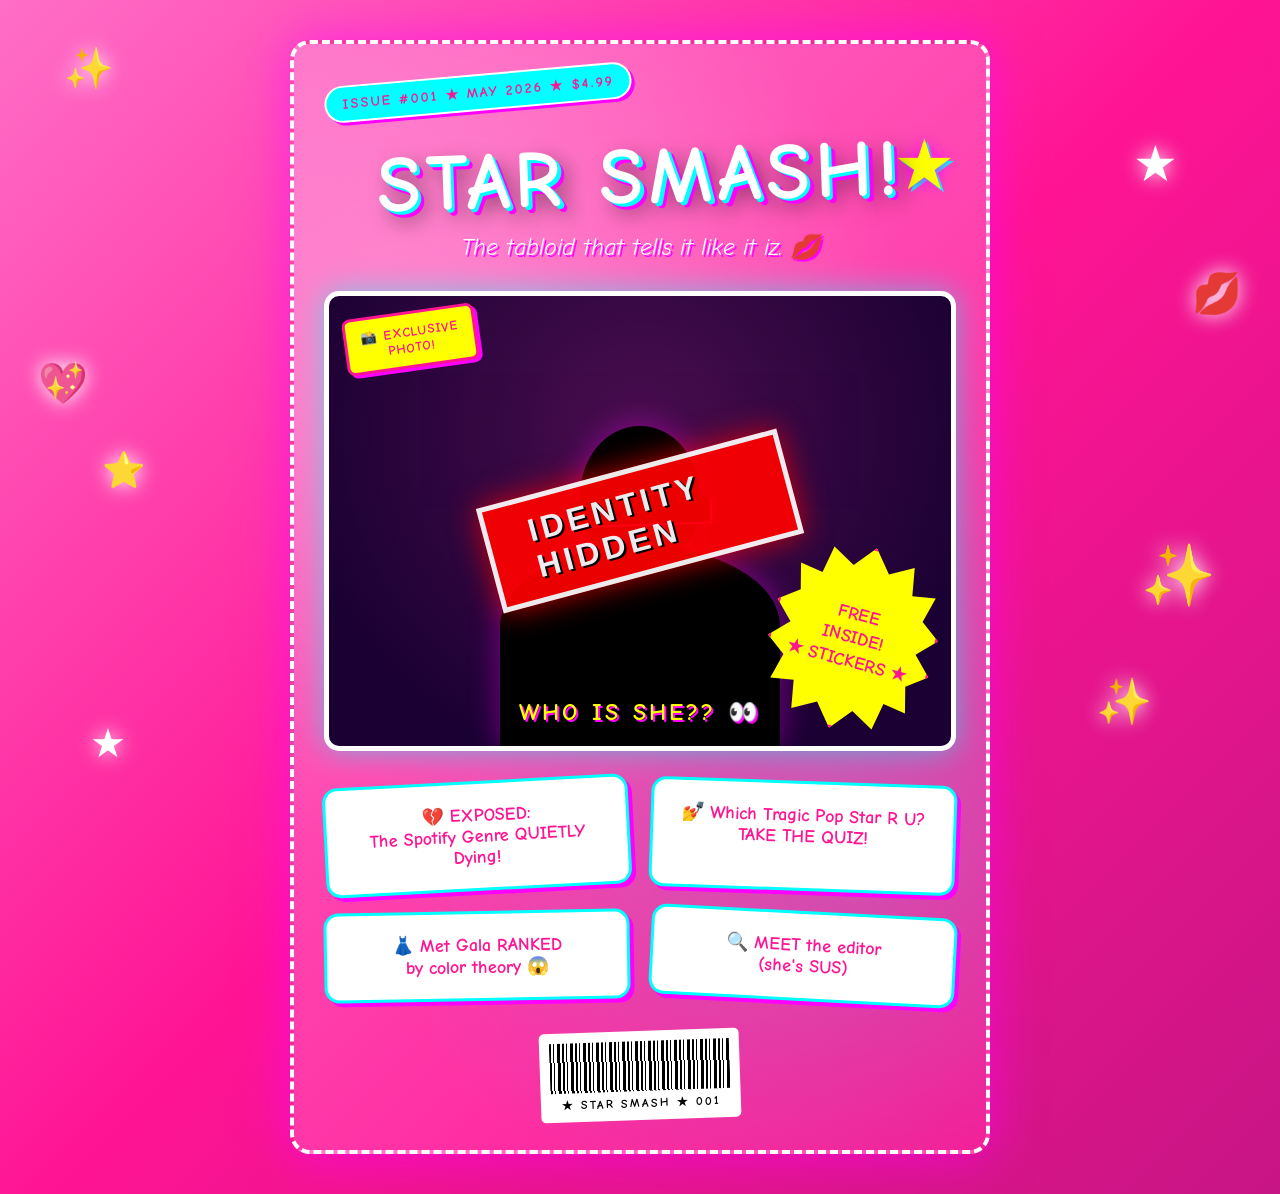
<file: star_smash/index.html>
<!DOCTYPE html>
<html lang="en">
<head>
    <meta charset="UTF-8">
    <link rel="preconnect" href="https://fonts.googleapis.com">
<link rel="preconnect" href="https://fonts.gstatic.com" crossorigin>
<link rel="stylesheet" href="https://fonts.googleapis.com/css2?family=Bungee&family=Comic+Neue:wght@400;700&display=swap">
    <link rel="stylesheet" href="style.css">
    <title>STAR SMASH! 💋</title>
</head>
<body>

    <!-- Floating decorations scattered around the page -->
    <div class="sparkle sparkle-1">✨</div>
    <div class="sparkle sparkle-2">★</div>
    <div class="sparkle sparkle-3">💖</div>
    <div class="sparkle sparkle-4">✨</div>
    <div class="sparkle sparkle-5">★</div>
    <div class="sparkle sparkle-6">💋</div>
    <div class="sparkle sparkle-7">✨</div>
    <div class="sparkle sparkle-8">⭐</div>

    <div class="cover">

        <div class="issue-stamp">ISSUE #001 ★ MAY 2026 ★ $4.99</div>

        <!-- The spinning star -->
        <div class="spin-star">★</div>

        <h1>STAR SMASH!</h1>
        <p class="tagline">The tabloid that tells it like it iz. 💋</p>

    <div class="cover-photo mystery-photo">

    <!-- The silhouette person -->
    <div class="silhouette">
        <div class="silhouette-head"></div>
        <div class="silhouette-body"></div>
    </div>

    <!-- The diagonal IDENTITY HIDDEN stamp -->
    <div class="redacted-stamp">IDENTITY HIDDEN</div>

    <!-- A "censored" black bar over the eyes area -->
    <div class="censor-bar"></div>

    <!-- Mystery caption -->
    <p class="mystery-caption">WHO IS SHE?? 👀</p>

    <!-- EXCLUSIVE PHOTO corner sticker -->
    <div class="exclusive-sticker">📸 EXCLUSIVE<br>PHOTO!</div>

    <!-- FREE INSIDE sticker burst (kept from before) -->
    <div class="free-burst">
        FREE<br>INSIDE!<br>★ STICKERS ★
    </div>

</div>

        <div class="teasers">
            <a href="article-1.html" class="teaser teaser-1">
                💔 EXPOSED: <br>The Spotify Genre QUIETLY Dying!
            </a>
            <a href="quiz.html" class="teaser teaser-2">
                💅 Which Tragic Pop Star R U? <br>TAKE THE QUIZ!
            </a>
            <a href="article-2.html" class="teaser teaser-3">
                👗 Met Gala RANKED <br>by color theory 😱
            </a>
            <a href="about.html" class="teaser teaser-4">
                🔍 MEET the editor <br>(she's SUS)
            </a>
        </div>

        <!-- Fake barcode at bottom -->
        <div class="barcode">
            <div class="bars"></div>
            <p class="barcode-text">★ STAR SMASH ★ 001</p>
        </div>

    </div>

</body>
</html>
</file>
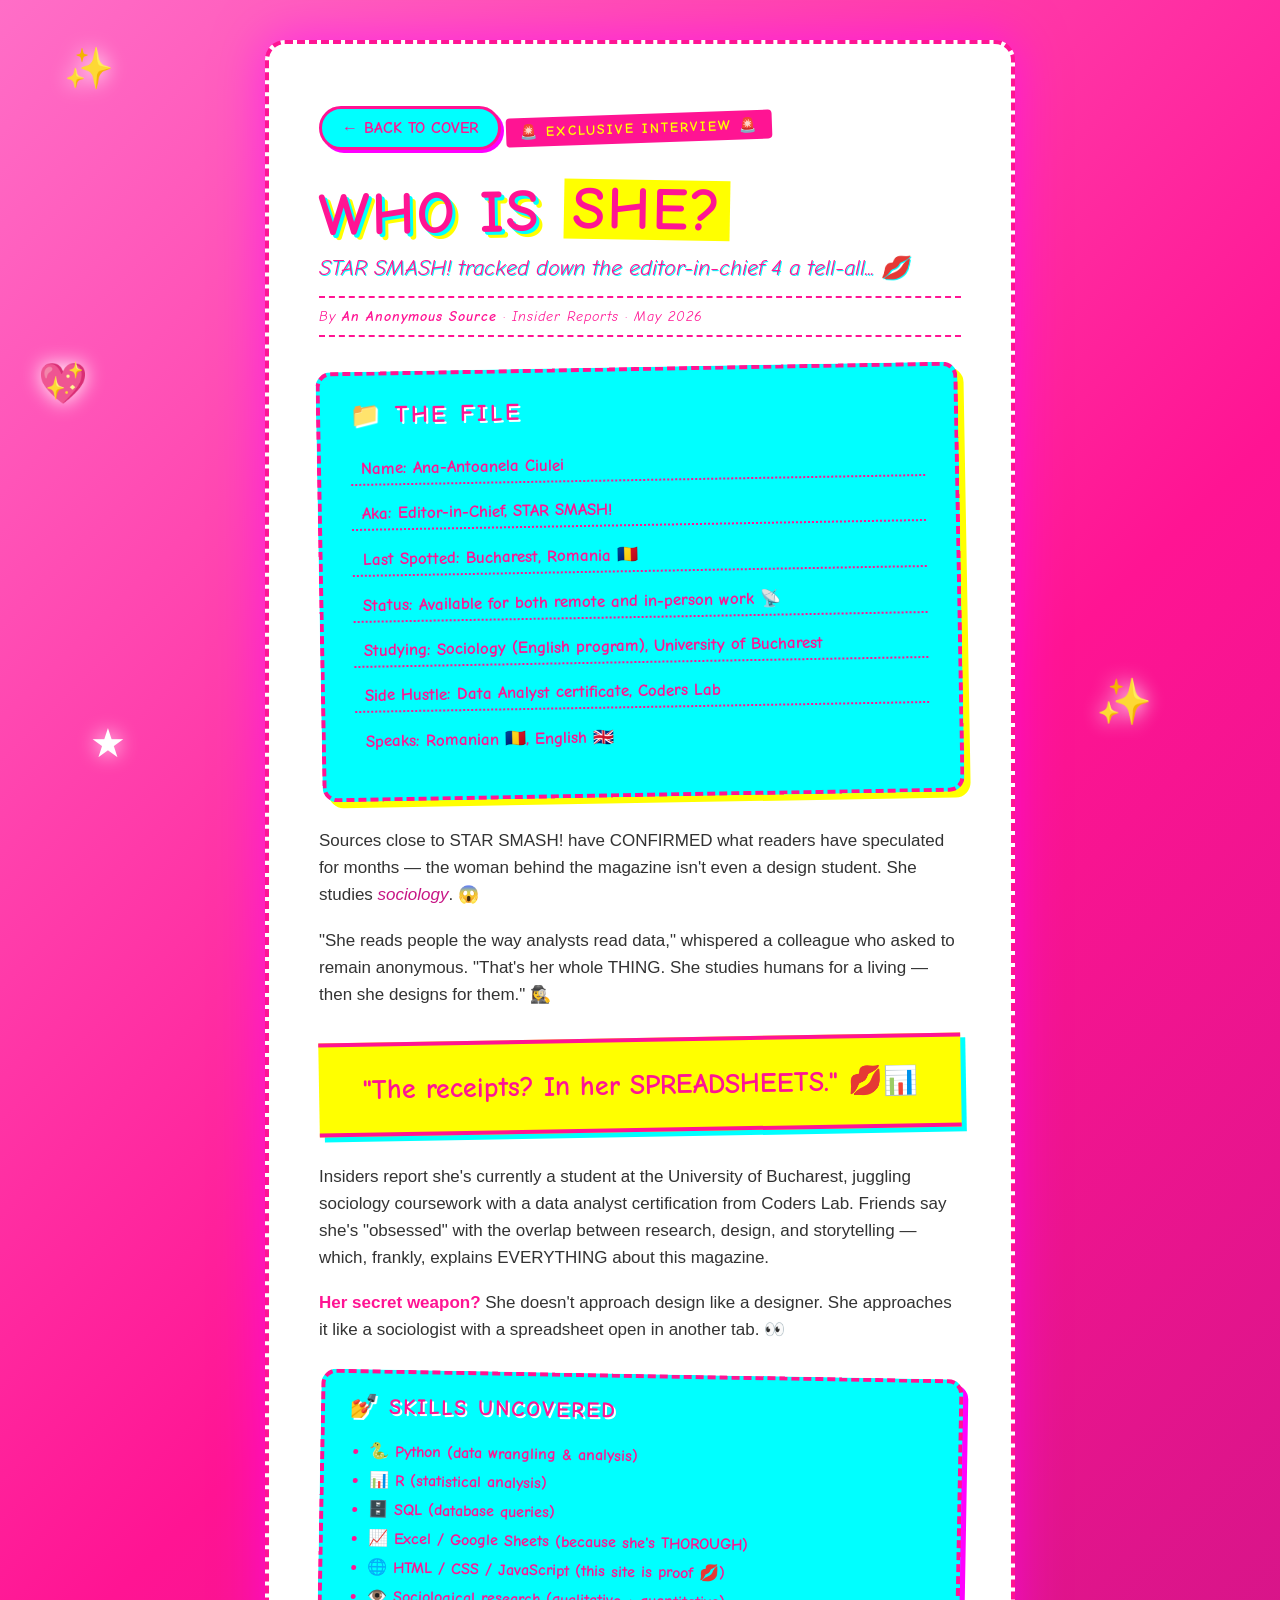
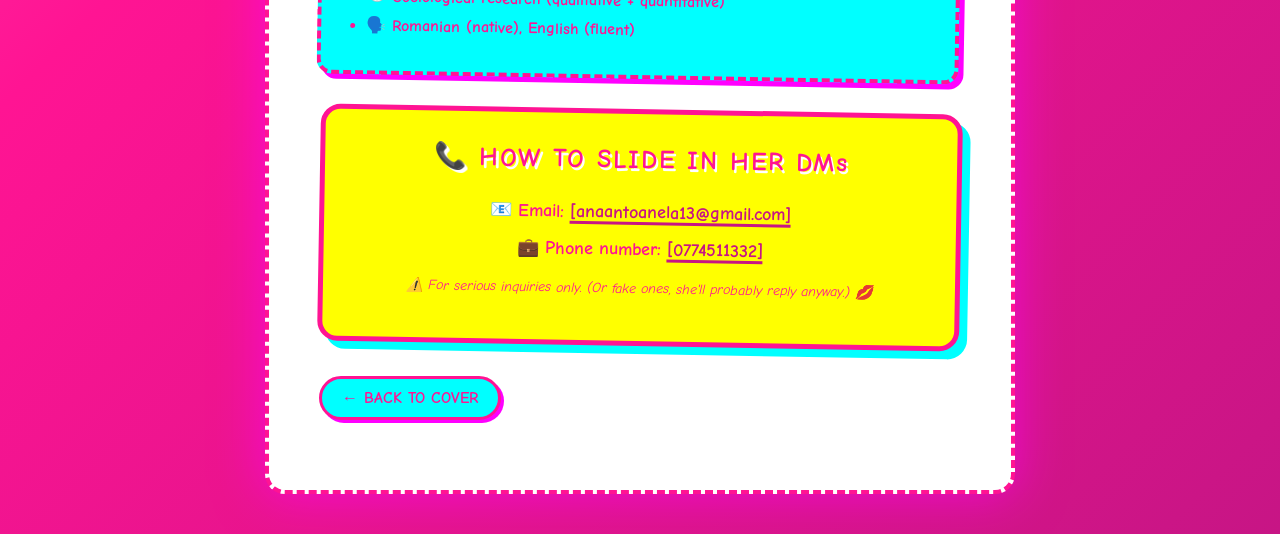
<file: star_smash/about.html>
<!DOCTYPE html>
<html lang="en">
<head>
    <meta charset="UTF-8">
    <link rel="preconnect" href="https://fonts.googleapis.com">
<link rel="preconnect" href="https://fonts.gstatic.com" crossorigin>
<link rel="stylesheet" href="https://fonts.googleapis.com/css2?family=Bungee&family=Comic+Neue:wght@400;700&display=swap">
    <link rel="stylesheet" href="style.css">
    <title>WHO IS SHE? 💋 | STAR SMASH!</title>
</head>
<body>

    <!-- Floating decorations -->
    <div class="sparkle sparkle-1">✨</div>
    <div class="sparkle sparkle-3">💖</div>
    <div class="sparkle sparkle-5">★</div>
    <div class="sparkle sparkle-7">✨</div>

    <article class="article">

        <a href="index.html" class="back-btn">← BACK TO COVER</a>

        <div class="article-tag">🚨 EXCLUSIVE INTERVIEW 🚨</div>

        <h1 class="article-headline">
            WHO IS <span class="highlight">SHE?</span>
        </h1>

        <p class="article-subhead">
            STAR SMASH! tracked down the editor-in-chief 4 a tell-all... 💋
        </p>

        <p class="byline">
            By <strong>An Anonymous Source</strong> · Insider Reports · May 2026
        </p>

        <!-- The "dossier" — this is your CV in disguise -->
        <div class="dossier">
            <h3>📁 THE FILE</h3>
            <ul>
                <li><strong>Name:</strong> Ana-Antoanela Ciulei</li>
                <li><strong>Aka:</strong> Editor-in-Chief, STAR SMASH!</li>
                <li><strong>Last Spotted:</strong> Bucharest, Romania 🇷🇴</li>
                <li><strong>Status:</strong> Available for both remote and in-person work 📡</li>
                <li><strong>Studying:</strong> Sociology (English program), University of Bucharest</li>
                <li><strong>Side Hustle:</strong> Data Analyst certificate, Coders Lab</li>
                <li><strong>Speaks:</strong> Romanian 🇷🇴, English 🇬🇧</li>
            </ul>
        </div>

        <div class="article-body">

            <p>
                Sources close to STAR SMASH! have CONFIRMED what readers have
                speculated for months — the woman behind the magazine isn't
                even a design student. She studies <em>sociology</em>. 😱
            </p>

            <p>
                "She reads people the way analysts read data," whispered a
                colleague who asked to remain anonymous. "That's her whole
                THING. She studies humans for a living &mdash; then she designs
                for them." 🕵️‍♀️
            </p>

            <div class="pull-quote">
                "The receipts? In her SPREADSHEETS." 💋📊
            </div>

            <p>
                Insiders report she's currently a student at the University of
                Bucharest, juggling sociology coursework with a data analyst
                certification from Coders Lab. Friends say she's "obsessed"
                with the overlap between research, design, and storytelling
                &mdash; which, frankly, explains EVERYTHING about this magazine.
            </p>

            <p>
                <strong>Her secret weapon?</strong> She doesn't approach design
                like a designer. She approaches it like a sociologist with a
                spreadsheet open in another tab. 👀
            </p>

        </div>

        <!-- The "Skills Uncovered" section — the real skills section -->
        <aside class="sidebar">
            <h3>💅 SKILLS UNCOVERED</h3>
            <ul>
                <li>🐍 Python (data wrangling & analysis)</li>
                <li>📊 R (statistical analysis)</li>
                <li>🗄️ SQL (database queries)</li>
                <li>📈 Excel / Google Sheets (because she's THOROUGH)</li>
                <li>🌐 HTML / CSS / JavaScript (this site is proof 💋)</li>
                <li>👁️ Sociological research (qualitative + quantitative)</li>
                <li>🗣️ Romanian (native), English (fluent)</li>
            </ul>
        </aside>

        <!-- Contact box — the most important thing on the page -->
        <div class="contact-box">
            <h3>📞 HOW TO SLIDE IN HER DMs</h3>
            <p class="contact-line">
                📧 Email: <a href="mailto:[anaantoanela13@gmail.com]">[anaantoanela13@gmail.com]</a>
            </p>
            <p class="contact-line">
                💼 Phone number: <a href="tel:[0774511332]" target="_blank">[0774511332]</a>
            </p>

            <p class="contact-note">
                ⚠️ For serious inquiries only. (Or fake ones, she'll probably reply anyway.) 💋
            </p>
        </div>

        <a href="index.html" class="back-btn">← BACK TO COVER</a>

    </article>

</body>
</html>
</file>
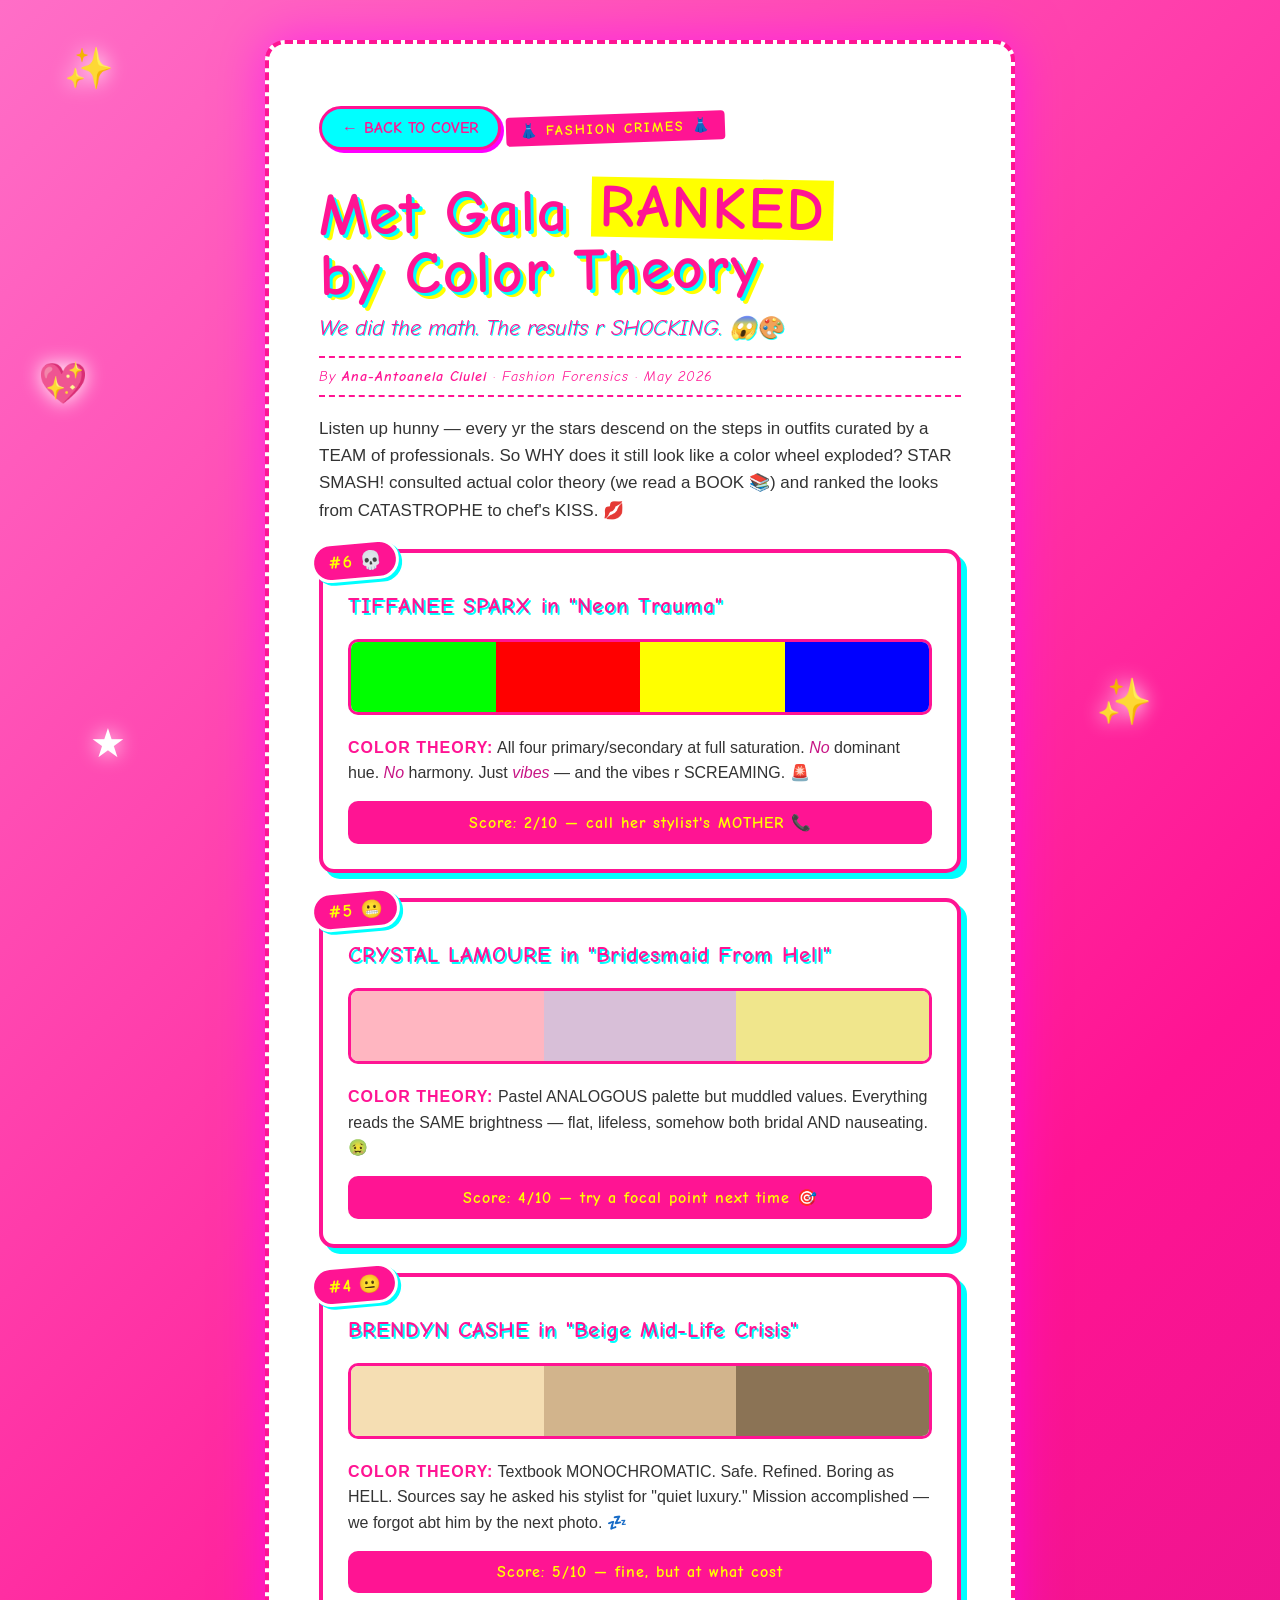
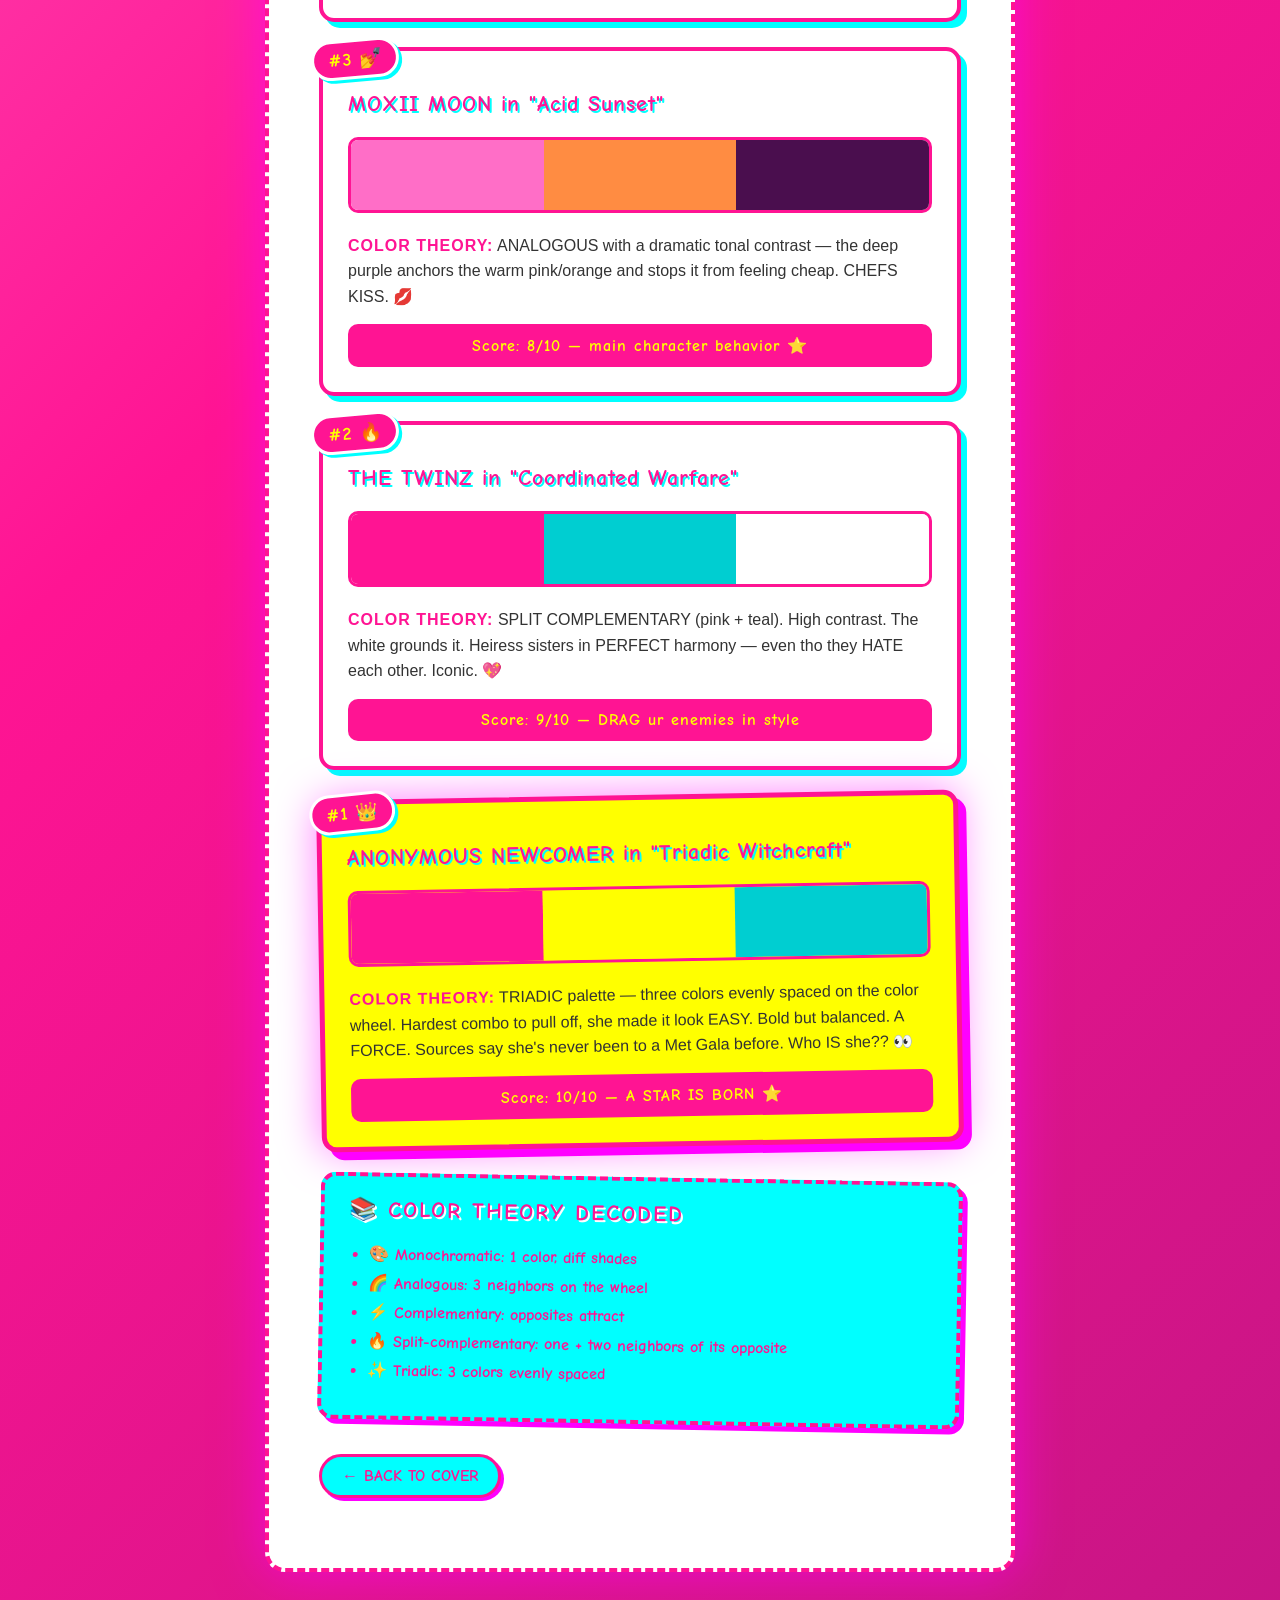
<file: star_smash/article-2.html>
<!DOCTYPE html>
<html lang="en">
<head>
    <meta charset="UTF-8">
    <link rel="preconnect" href="https://fonts.googleapis.com">
<link rel="preconnect" href="https://fonts.gstatic.com" crossorigin>
<link rel="stylesheet" href="https://fonts.googleapis.com/css2?family=Bungee&family=Comic+Neue:wght@400;700&display=swap">

    <link rel="stylesheet" href="style.css">
    <title>Met Gala RANKED 👗 | STAR SMASH!</title>
</head>
<body>

    <!-- Sparkles -->
    <div class="sparkle sparkle-1">✨</div>
    <div class="sparkle sparkle-3">💖</div>
    <div class="sparkle sparkle-5">★</div>
    <div class="sparkle sparkle-7">✨</div>

    <article class="article">

        <a href="index.html" class="back-btn">← BACK TO COVER</a>

        <div class="article-tag">👗 FASHION CRIMES 👗</div>

        <h1 class="article-headline">
            Met Gala <span class="highlight">RANKED</span><br>
            by Color Theory
        </h1>

        <p class="article-subhead">
            We did the math. The results r SHOCKING. 😱🎨
        </p>

        <p class="byline">
            By <strong>Ana-Antoanela Ciulei</strong> · Fashion Forensics · May 2026
        </p>

        <div class="article-body">
            <p>
                Listen up hunny — every yr the stars descend on the steps in
                outfits curated by a TEAM of professionals. So WHY does it
                still look like a color wheel exploded? STAR SMASH! consulted
                actual color theory (we read a BOOK 📚) and ranked the looks
                from CATASTROPHE to chef's KISS. 💋
            </p>
        </div>

        <!-- Look 6 — bottom of ranking -->
        <div class="look-card">
            <div class="look-rank">#6 💀</div>
            <h3 class="look-name">TIFFANEE SPARX in "Neon Trauma"</h3>
            <div class="palette">
                <div class="swatch" style="background: #00ff00;"></div>
                <div class="swatch" style="background: #ff0000;"></div>
                <div class="swatch" style="background: #ffff00;"></div>
                <div class="swatch" style="background: #0000ff;"></div>
            </div>
            <p class="look-verdict">
                <strong>Color theory:</strong> All four primary/secondary at
                full saturation. <em>No</em> dominant hue. <em>No</em> harmony.
                Just <em>vibes</em> &mdash; and the vibes r SCREAMING. 🚨
            </p>
            <p class="look-score">Score: 2/10 — call her stylist's MOTHER 📞</p>
        </div>

        <!-- Look 5 -->
        <div class="look-card">
            <div class="look-rank">#5 😬</div>
            <h3 class="look-name">CRYSTAL LAMOURE in "Bridesmaid From Hell"</h3>
            <div class="palette">
                <div class="swatch" style="background: #ffb6c1;"></div>
                <div class="swatch" style="background: #d8bfd8;"></div>
                <div class="swatch" style="background: #f0e68c;"></div>
            </div>
            <p class="look-verdict">
                <strong>Color theory:</strong> Pastel ANALOGOUS palette but
                muddled values. Everything reads the SAME brightness — flat,
                lifeless, somehow both bridal AND nauseating. 🤢
            </p>
            <p class="look-score">Score: 4/10 — try a focal point next time 🎯</p>
        </div>

        <!-- Look 4 -->
        <div class="look-card">
            <div class="look-rank">#4 😐</div>
            <h3 class="look-name">BRENDYN CASHE in "Beige Mid-Life Crisis"</h3>
            <div class="palette">
                <div class="swatch" style="background: #f5deb3;"></div>
                <div class="swatch" style="background: #d2b48c;"></div>
                <div class="swatch" style="background: #8b7355;"></div>
            </div>
            <p class="look-verdict">
                <strong>Color theory:</strong> Textbook MONOCHROMATIC. Safe.
                Refined. Boring as HELL. Sources say he asked his stylist for
                "quiet luxury." Mission accomplished — we forgot abt him by the
                next photo. 💤
            </p>
            <p class="look-score">Score: 5/10 — fine, but at what cost</p>
        </div>

        <!-- Look 3 -->
        <div class="look-card">
            <div class="look-rank">#3 💅</div>
            <h3 class="look-name">MOXII MOON in "Acid Sunset"</h3>
            <div class="palette">
                <div class="swatch" style="background: #ff6ec7;"></div>
                <div class="swatch" style="background: #ff8c42;"></div>
                <div class="swatch" style="background: #4a0e4e;"></div>
            </div>
            <p class="look-verdict">
                <strong>Color theory:</strong> ANALOGOUS with a dramatic
                tonal contrast — the deep purple anchors the warm pink/orange
                and stops it from feeling cheap. CHEFS KISS. 💋
            </p>
            <p class="look-score">Score: 8/10 — main character behavior ⭐</p>
        </div>

        <!-- Look 2 -->
        <div class="look-card">
            <div class="look-rank">#2 🔥</div>
            <h3 class="look-name">THE TWINZ in "Coordinated Warfare"</h3>
            <div class="palette">
                <div class="swatch" style="background: #ff1493;"></div>
                <div class="swatch" style="background: #00ced1;"></div>
                <div class="swatch" style="background: #ffffff;"></div>
            </div>
            <p class="look-verdict">
                <strong>Color theory:</strong> SPLIT COMPLEMENTARY (pink +
                teal). High contrast. The white grounds it. Heiress sisters
                in PERFECT harmony — even tho they HATE each other. Iconic. 💖
            </p>
            <p class="look-score">Score: 9/10 — DRAG ur enemies in style</p>
        </div>

        <!-- Look 1 — winner -->
        <div class="look-card winner">
            <div class="look-rank">#1 👑</div>
            <h3 class="look-name">ANONYMOUS NEWCOMER in "Triadic Witchcraft"</h3>
            <div class="palette">
                <div class="swatch" style="background: #ff1493;"></div>
                <div class="swatch" style="background: #ffff00;"></div>
                <div class="swatch" style="background: #00ced1;"></div>
            </div>
            <p class="look-verdict">
                <strong>Color theory:</strong> TRIADIC palette — three colors
                evenly spaced on the color wheel. Hardest combo to pull off,
                she made it look EASY. Bold but balanced. A FORCE. Sources say
                she's never been to a Met Gala before. Who IS she?? 👀
            </p>
            <p class="look-score">Score: 10/10 — A STAR IS BORN ⭐</p>
        </div>

        <aside class="sidebar">
            <h3>📚 COLOR THEORY DECODED</h3>
            <ul>
                <li>🎨 <strong>Monochromatic:</strong> 1 color, diff shades</li>
                <li>🌈 <strong>Analogous:</strong> 3 neighbors on the wheel</li>
                <li>⚡ <strong>Complementary:</strong> opposites attract</li>
                <li>🔥 <strong>Split-complementary:</strong> one + two neighbors of its opposite</li>
                <li>✨ <strong>Triadic:</strong> 3 colors evenly spaced</li>
            </ul>
        </aside>

        <a href="index.html" class="back-btn">← BACK TO COVER</a>

    </article>

</body>
</html>
</file>
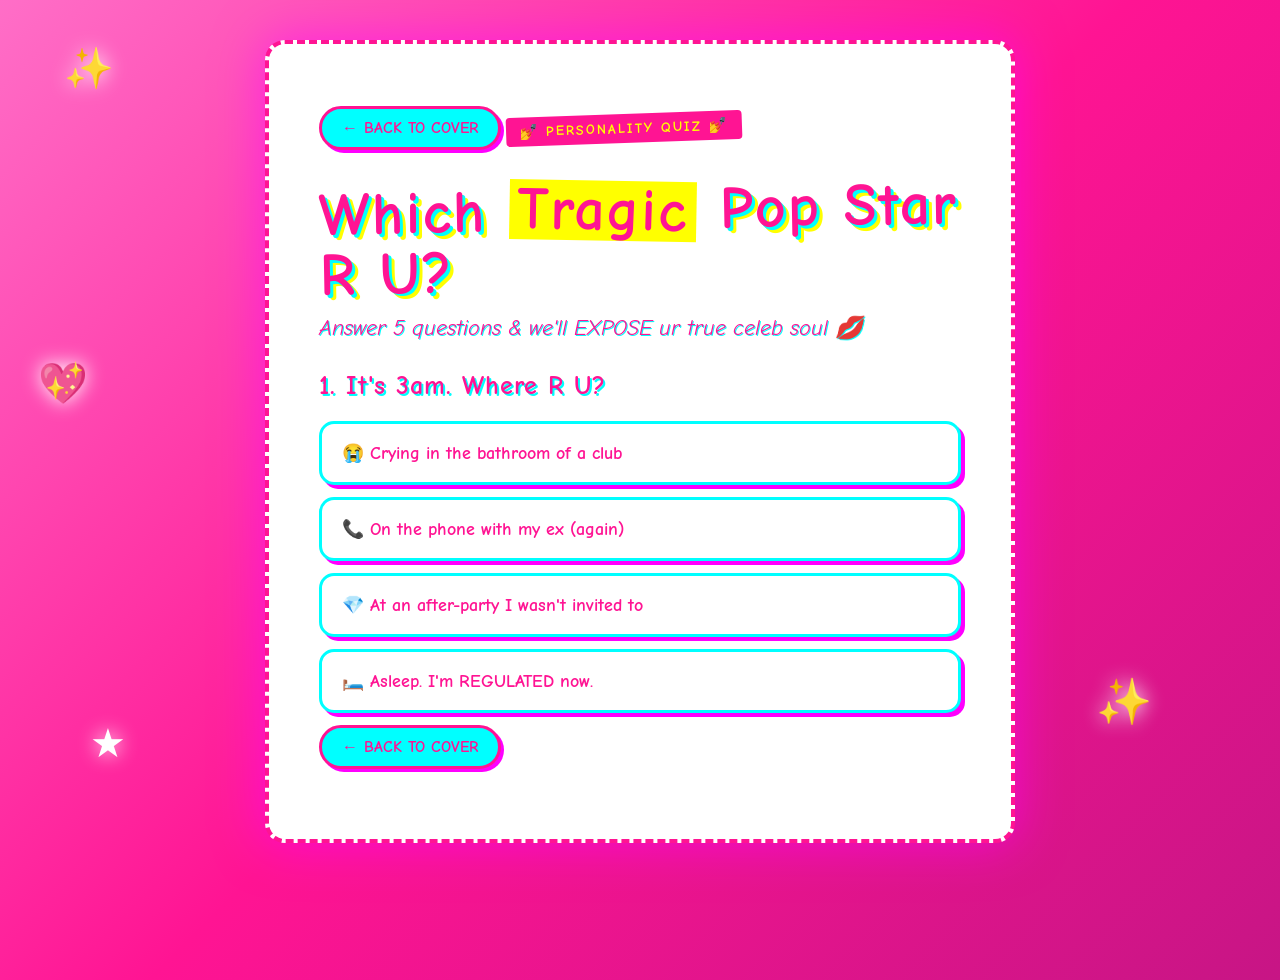
<file: star_smash/quiz.html>
<!DOCTYPE html>
<html lang="en">
<head>
    <meta charset="UTF-8">
    <link rel="preconnect" href="https://fonts.googleapis.com">
<link rel="preconnect" href="https://fonts.gstatic.com" crossorigin>
<link rel="stylesheet" href="https://fonts.googleapis.com/css2?family=Bungee&family=Comic+Neue:wght@400;700&display=swap">
    <link rel="stylesheet" href="style.css">
    <title>Which Tragic Pop Star R U? 💅 | STAR SMASH!</title>
</head>
<body>

    <!-- Sparkles -->
    <div class="sparkle sparkle-1">✨</div>
    <div class="sparkle sparkle-3">💖</div>
    <div class="sparkle sparkle-5">★</div>
    <div class="sparkle sparkle-7">✨</div>

    <article class="article">

        <a href="index.html" class="back-btn">← BACK TO COVER</a>

        <div class="article-tag">💅 PERSONALITY QUIZ 💅</div>

        <h1 class="article-headline">
            Which <span class="highlight">Tragic</span> Pop Star R U?
        </h1>

        <p class="article-subhead">
            Answer 5 questions &amp; we'll EXPOSE ur true celeb soul 💋
        </p>

        <!-- The quiz container — JavaScript will swap stuff in/out of here -->
        <div id="quiz-area">

            <!-- Question 1 -->
            <div class="question" id="q1">
                <h3>1. It's 3am. Where R U?</h3>
                <button class="answer" data-points="1">😭 Crying in the bathroom of a club</button>
                <button class="answer" data-points="2">📞 On the phone with my ex (again)</button>
                <button class="answer" data-points="3">💎 At an after-party I wasn't invited to</button>
                <button class="answer" data-points="4">🛏️ Asleep. I'm REGULATED now.</button>
            </div>

            <!-- Question 2 -->
            <div class="question" id="q2" style="display: none;">
                <h3>2. Pick a drink 🍸</h3>
                <button class="answer" data-points="1">🥂 Champagne (warm, half-finished)</button>
                <button class="answer" data-points="2">☕ Iced coffee, 4 shots</button>
                <button class="answer" data-points="3">🍷 Red wine straight from the bottle</button>
                <button class="answer" data-points="4">💧 Cucumber water. I'm DETOXING.</button>
            </div>

            <!-- Question 3 -->
            <div class="question" id="q3" style="display: none;">
                <h3>3. Ur signature scandal would be...</h3>
                <button class="answer" data-points="1">📸 A leaked photo dump</button>
                <button class="answer" data-points="2">🎤 Telling all on a podcast</button>
                <button class="answer" data-points="3">💍 A secret marriage. To a fan.</button>
                <button class="answer" data-points="4">🧘 Filing a defamation lawsuit</button>
            </div>

            <!-- Question 4 -->
            <div class="question" id="q4" style="display: none;">
                <h3>4. Pick a Met Gala outfit 👗</h3>
                <button class="answer" data-points="1">🖤 Sheer black, dripping in mascara tears</button>
                <button class="answer" data-points="2">🌸 Pastel princess gown w/ a corset that hurts</button>
                <button class="answer" data-points="3">🔥 Naked dress that broke the internet</button>
                <button class="answer" data-points="4">🤍 Minimalist column gown. I'm ABOVE this.</button>
            </div>

            <!-- Question 5 -->
            <div class="question" id="q5" style="display: none;">
                <h3>5. Ur greatest fear?</h3>
                <button class="answer" data-points="1">😢 Being forgotten</button>
                <button class="answer" data-points="2">💔 Public embarrassment</button>
                <button class="answer" data-points="3">📉 Losing relevance</button>
                <button class="answer" data-points="4">🪞 Self-reflection</button>
            </div>

            <!-- Result area (hidden until they finish) -->
            <div class="result" id="result" style="display: none;">
                <div class="article-tag">🔮 UR RESULT 🔮</div>
                <h2 class="result-name" id="result-name"></h2>
                <div class="result-photo">
                    <p class="photo-placeholder" id="result-emoji"></p>
                </div>
                <p class="result-bio" id="result-bio"></p>
                <button class="answer" onclick="restartQuiz()">💋 PLAY AGAIN 💋</button>
            </div>

        </div>

        <a href="index.html" class="back-btn">← BACK TO COVER</a>

    </article>

    <!-- The JavaScript that runs the quiz -->
    <script>
        // Track total score and which question we're on
        let score = 0;
        let currentQuestion = 1;
        const totalQuestions = 5;

        // The 4 possible results (one per "tier" of total score)
        const results = {
            tragic: {
                name: "TIFFANEE SPARX 😭",
                emoji: "😭💔🥀",
                bio: "U are TIFFANEE — pop princess gone rogue. Sources say u haven't slept since 2019 and ur last single charted at #94. The tabloids LOVE u. UR therapist is RICH. ✨"
            },
            chaotic: {
                name: "CRYSTAL LAMOURE 💄",
                emoji: "💋📞💄",
                bio: "U are CRYSTAL — reality TV's chaotic queen. Ur signature move? Throwing a drink, then writing a tell-all about it. Insiders confirm: u peaked, u know it, u DON'T CARE. 🍷"
            },
            diva: {
                name: "MOXII MOON ⭐",
                emoji: "💎⭐🔥",
                bio: "U are MOXII — the it-girl everyone's obsessed with. Sources say u haven't paid for a drink since 2021. Ur Instagram is a CRIME SCENE of branded content. Iconic. UNREACHABLE. 💅"
            },
            healed: {
                name: "BRENDYN CASHE 🧘",
                emoji: "🧘🤍🍵",
                bio: "U are BRENDYN — the one who 'left the industry to focus on wellness.' Spotted at a juice bar in Bali. Has a podcast about INTENTIONALITY. The tabloids have NOTHING on u. (Suspicious.) 🌿"
            }
        };

        // Find all the answer buttons and attach a click handler to each
        document.querySelectorAll('.answer').forEach(button => {
            // Only attach to buttons that have data-points (not the PLAY AGAIN button)
            if (button.hasAttribute('data-points')) {
                button.addEventListener('click', function() {
                    // Add the points from this answer to the total score
                    const points = parseInt(this.getAttribute('data-points'));
                    score += points;

                    // Move to the next question (or show result)
                    nextQuestion();
                });
            }
        });

        function nextQuestion() {
            // Hide the current question
            document.getElementById('q' + currentQuestion).style.display = 'none';

            // Move to the next one
            currentQuestion++;

            if (currentQuestion <= totalQuestions) {
                // Show next question
                document.getElementById('q' + currentQuestion).style.display = 'block';
            } else {
                // Quiz is done — show the result
                showResult();
            }
        }

        function showResult() {
            // Decide which result based on total score
            // Score ranges: 5–8 = tragic, 9–12 = chaotic, 13–16 = diva, 17–20 = healed
            let result;
            if (score <= 8)       result = results.tragic;
            else if (score <= 12) result = results.chaotic;
            else if (score <= 16) result = results.diva;
            else                  result = results.healed;

            // Fill in the result info
            document.getElementById('result-name').textContent = result.name;
            document.getElementById('result-emoji').textContent = result.emoji;
            document.getElementById('result-bio').textContent = result.bio;

            // Show the result block
            document.getElementById('result').style.display = 'block';
        }

        function restartQuiz() {
            // Reset everything
            score = 0;
            currentQuestion = 1;
            document.getElementById('result').style.display = 'none';
            document.getElementById('q1').style.display = 'block';
        }
    </script>

</body>
</html>
</file>
<file: star_smash/style.css>
/* ====== STAR SMASH! Base styles ====== */

body {
    background: linear-gradient(135deg, #ff6ec7 0%, #ff1493 50%, #c71585 100%);
    color: #ffffff;
    font-family: 'Comic Neue', 'Trebuchet MS', cursive;
    margin: 0;
    padding: 40px;
    min-height: 100vh;
}

h1 {
    font-size: 80px;
    text-align: center;
    color: #fff;
    text-shadow: 
        3px 3px 0 #00ffff,
        6px 6px 0 #ff00ff,
        9px 9px 20px rgba(0,0,0,0.5);
    letter-spacing: 5px;
    margin: 20px 0;
    transform: rotate(-2deg);
}

p {
    font-size: 24px;
    text-align: center;
    font-style: italic;
    text-shadow: 2px 2px 0 #ff00ff;
}
text-shadow: 
    3px 3px 0 #00ffff,
    6px 6px 0 #ff00ff,
    9px 9px 20px rgba(0,0,0,0.5);

/* ====== Cover layout ====== */

.cover {
    max-width: 900px;
    margin: 0 auto;
    position: relative;
    padding: 30px;
    background: 
        radial-gradient(circle at 20% 30%, rgba(255,255,255,0.3) 0%, transparent 50%),
        radial-gradient(circle at 80% 70%, rgba(0,255,255,0.2) 0%, transparent 50%),
        linear-gradient(135deg, #ff6ec7, #ff1493);
    border: 4px dashed #fff;
    border-radius: 20px;
    box-shadow: 0 0 50px rgba(255, 0, 255, 0.6);
}

.issue-stamp {
    background: #00ffff;
    color: #ff1493;
    font-weight: bold;
    font-size: 14px;
    padding: 8px 16px;
    border: 2px solid #fff;
    border-radius: 20px;
    display: inline-block;
    transform: rotate(-5deg);
    box-shadow: 3px 3px 0 #ff00ff;
    letter-spacing: 2px;
}

.tagline {
    margin-top: -10px;
}

.cover-photo {
    background: repeating-linear-gradient(
        45deg,
        #ff00ff,
        #ff00ff 10px,
        #00ffff 10px,
        #00ffff 20px
    );
    height: 350px;
    margin: 30px auto;
    border: 5px solid #fff;
    border-radius: 15px;
    display: flex;
    align-items: center;
    justify-content: center;
    box-shadow: 0 0 30px rgba(0, 255, 255, 0.5);
}

.photo-placeholder {
    background: #fff;
    color: #ff1493;
    padding: 15px 30px;
    border-radius: 50px;
    font-weight: bold;
    font-size: 20px;
    text-shadow: none;
}

.teasers {
    display: grid;
    grid-template-columns: 1fr 1fr;
    gap: 20px;
    margin-top: 30px;
}

.teaser {
    background: #fff;
    color: #ff1493;
    padding: 20px;
    border-radius: 15px;
    text-decoration: none;
    font-weight: bold;
    font-size: 18px;
    text-align: center;
    border: 3px solid #00ffff;
    box-shadow: 4px 4px 0 #ff00ff;
    transition: transform 0.2s;
}

.teaser:hover {
    transform: scale(1.05) rotate(-2deg);
    background: #ffff00;
}

.teaser-1 { transform: rotate(-3deg); }
.teaser-2 { transform: rotate(2deg); }
.teaser-3 { transform: rotate(-1deg); }
.teaser-4 { transform: rotate(3deg); }

.cover {
    max-width: 700px;
    width: 100%;
    margin: 0 auto;
    position: relative;
    padding: 30px;
    box-sizing: border-box;
    background: 
        radial-gradient(circle at 20% 30%, rgba(255,255,255,0.3) 0%, transparent 50%),
        radial-gradient(circle at 80% 70%, rgba(0,255,255,0.2) 0%, transparent 50%),
        linear-gradient(135deg, #ff6ec7, #ff1493);
    border: 4px dashed #fff;
    border-radius: 20px;
    box-shadow: 0 0 50px rgba(255, 0, 255, 0.6);
}

.cover-photo {
    background: repeating-linear-gradient(
        45deg,
        #ff00ff,
        #ff00ff 10px,
        #00ffff 10px,
        #00ffff 20px
    );
    height: 450px;
    margin: 30px auto;
    border: 5px solid #fff;
    border-radius: 15px;
    display: flex;
    align-items: center;
    justify-content: center;
    box-shadow: 0 0 30px rgba(0, 255, 255, 0.5);
}
/* ====== Floating sparkles ====== */

.sparkle {
    position: fixed;
    font-size: 40px;
    pointer-events: none;
    animation: float 3s ease-in-out infinite;
    z-index: 1;
    filter: drop-shadow(0 0 10px #fff);
}

.sparkle-1 { top: 5%;  left: 5%;  animation-delay: 0s; }
.sparkle-2 { top: 15%; right: 8%; animation-delay: 0.5s; font-size: 50px; }
.sparkle-3 { top: 40%; left: 3%;  animation-delay: 1s; }
.sparkle-4 { top: 60%; right: 5%; animation-delay: 1.5s; font-size: 60px; }
.sparkle-5 { top: 80%; left: 7%;  animation-delay: 0.3s; }
.sparkle-6 { top: 30%; right: 3%; animation-delay: 0.8s; }
.sparkle-7 { top: 75%; right: 10%; animation-delay: 1.2s; font-size: 45px; }
.sparkle-8 { top: 50%; left: 8%; animation-delay: 0.6s; font-size: 35px; }

@keyframes float {
    0%, 100% { transform: translateY(0) rotate(0deg); }
    50%      { transform: translateY(-20px) rotate(10deg); }
}

/* ====== Spinning star ====== */

.spin-star {
    position: absolute;
    top: 80px;
    right: 30px;
    font-size: 70px;
    color: #ffff00;
    text-shadow: 0 0 15px #ff00ff, 3px 3px 0 #00ffff;
    animation: spin 4s linear infinite;
}

@keyframes spin {
    from { transform: rotate(0deg); }
    to   { transform: rotate(360deg); }
}

/* ====== FREE INSIDE sticker ====== */

.free-burst {
    position: absolute;
    bottom: 15px;
    right: 15px;
    background: #ffff00;
    color: #ff1493;
    font-weight: bold;
    font-size: 18px;
    text-align: center;
    padding: 25px 15px;
   
    clip-path: polygon(
        50% 0%, 61% 12%, 75% 5%, 78% 20%, 92% 18%,
        88% 32%, 100% 40%, 89% 50%, 100% 60%, 88% 68%,
        92% 82%, 78% 80%, 75% 95%, 61% 88%, 50% 100%,
        39% 88%, 25% 95%, 22% 80%, 8% 82%, 12% 68%,
        0% 60%, 11% 50%, 0% 40%, 12% 32%, 8% 18%,
        22% 20%, 25% 5%, 39% 12%
    );
    width: 130px;
    height: 130px;
    display: flex;
    align-items: center;
    justify-content: center;
    line-height: 1.3;
    border: 3px solid #ff1493;
    transform: rotate(15deg);
    animation: wiggle 1s ease-in-out infinite;
}

@keyframes wiggle {
    0%, 100% { transform: rotate(15deg) scale(1); }
    50%      { transform: rotate(-5deg) scale(1.05); }
}


.cover-photo {
    position: relative;
}

/* ====== Barcode ====== */

.barcode {
    background: #fff;
    width: 180px;
    padding: 10px;
    margin: 30px auto 0;
    border-radius: 5px;
    transform: rotate(-2deg);
}

.bars {
    height: 50px;
    background: repeating-linear-gradient(
        to right,
        #000 0px,
        #000 2px,
        #fff 2px,
        #fff 4px,
        #000 4px,
        #000 5px,
        #fff 5px,
        #fff 8px,
        #000 8px,
        #000 11px,
        #fff 11px,
        #fff 13px
    );
}

.barcode-text {
    color: #000;
    font-size: 12px;
    text-align: center;
    margin: 5px 0 0;
    text-shadow: none;
    font-style: normal;
    font-weight: bold;
    letter-spacing: 2px;
}



/* ====== Article page ====== */

.article {
    max-width: 750px;
    margin: 0 auto;
    background: #fff;
    padding: 50px;
    border-radius: 20px;
    border: 4px dashed #ff1493;
    box-shadow: 0 0 50px rgba(255, 0, 255, 0.6);
    position: relative;
    box-sizing: border-box;
}

.back-btn {
    display: inline-block;
    background: #00ffff;
    color: #ff1493;
    padding: 10px 20px;
    text-decoration: none;
    font-weight: bold;
    border: 3px solid #ff1493;
    border-radius: 30px;
    box-shadow: 3px 3px 0 #ff00ff;
    transition: transform 0.2s;
    margin-bottom: 20px;
}

.back-btn:hover {
    transform: rotate(-5deg) scale(1.05);
    background: #ffff00;
}

.article-tag {
    display: inline-block;
    background: #ff1493;
    color: #ffff00;
    padding: 6px 14px;
    font-weight: bold;
    font-size: 14px;
    letter-spacing: 2px;
    border-radius: 4px;
    transform: rotate(-2deg);
    margin: 20px 0 10px;
}

.article-headline {
    font-size: 60px;
    color: #ff1493;
    text-shadow:
        3px 3px 0 #00ffff,
        6px 6px 0 #ffff00;
    text-align: left;
    line-height: 1;
    margin: 10px 0;
    transform: rotate(-1deg);
    letter-spacing: 2px;
}

.highlight {
    background: #ffff00;
    color: #ff1493;
    padding: 0 8px;
    text-shadow: none;
    display: inline-block;
    transform: rotate(2deg);
}

.article-subhead {
    font-size: 22px;
    color: #ff1493;
    text-shadow: 1px 1px 0 #00ffff;
    font-style: italic;
    text-align: left;
    margin: 15px 0;
}

.byline {
    color: #ff1493;
    font-size: 14px;
    border-top: 2px dashed #ff1493;
    border-bottom: 2px dashed #ff1493;
    padding: 10px 0;
    text-shadow: none;
    text-align: left;
    letter-spacing: 1px;
}

.article-photo {
    background: repeating-linear-gradient(
        -45deg,
        #ff00ff,
        #ff00ff 10px,
        #00ffff 10px,
        #00ffff 20px
    );
    height: 300px;
    margin: 30px 0;
    border: 5px solid #ff1493;
    border-radius: 10px;
    display: flex;
    align-items: center;
    justify-content: center;
}

.article-body {
    color: #333;
}

.article-body p {
    color: #333;
    font-size: 17px;
    line-height: 1.6;
    font-family: 'Trebuchet MS', sans-serif;
    text-shadow: none;
    text-align: left;
    margin: 18px 0;
    font-style: normal;
}

.article-body strong {
    color: #ff1493;
}

.article-body em {
    color: #c71585;
    font-style: italic;
}

.pull-quote {
    font-size: 28px;
    color: #ff1493;
    font-weight: bold;
    font-family: 'Comic Neue', cursive;
    text-align: center;
    border-top: 4px solid #ff1493;
    border-bottom: 4px solid #ff1493;
    padding: 25px 20px;
    margin: 30px 0;
    line-height: 1.3;
    background: #ffff00;
    transform: rotate(-1deg);
    box-shadow: 5px 5px 0 #00ffff;
}

.sidebar {
    background: #00ffff;
    border: 4px dashed #ff1493;
    padding: 20px 25px;
    margin: 30px 0;
    border-radius: 15px;
    transform: rotate(1deg);
    box-shadow: 5px 5px 0 #ff00ff;
}

.sidebar h3 {
    color: #ff1493;
    text-shadow: 2px 2px 0 #fff;
    margin-top: 0;
    font-size: 22px;
    letter-spacing: 2px;
}

.sidebar ul {
    color: #ff1493;
    font-weight: bold;
    text-shadow: none;
    padding-left: 20px;
}

.sidebar li {
    margin: 10px 0;
    font-size: 16px;
}

/* ====== Chart box ====== */

.chart-box {
    background: #fff;
    border: 5px solid #ff1493;
    border-radius: 15px;
    padding: 25px;
    margin: 30px 0;
    box-shadow: 6px 6px 0 #00ffff;
}

.chart-title {
    color: #ff1493;
    text-shadow: 2px 2px 0 #ffff00;
    font-size: 22px;
    text-align: center;
    margin: 0 0 20px;
    letter-spacing: 2px;
}

.chart-caption {
    color: #ff1493;
    font-size: 13px;
    text-align: center;
    margin: 15px 0 0;
    text-shadow: none;
    font-style: italic;
    font-weight: bold;
}

/* ====== About page ====== */

.dossier {
    background: #00ffff;
    color: #ff1493;
    border: 4px dashed #ff1493;
    padding: 25px 30px;
    border-radius: 15px;
    margin: 30px 0;
    transform: rotate(-1deg);
    box-shadow: 6px 6px 0 #ffff00;
}

.dossier h3 {
    color: #ff1493;
    text-shadow: 2px 2px 0 #fff;
    font-size: 24px;
    margin-top: 0;
    letter-spacing: 3px;
}

.dossier ul {
    list-style: none;
    padding-left: 0;
    color: #ff1493;
    font-weight: bold;
    text-shadow: none;
}

.dossier li {
    margin: 12px 0;
    font-size: 17px;
    padding: 6px 10px;
    border-bottom: 2px dotted #ff1493;
}

.dossier li:last-child {
    border-bottom: none;
}

/* ====== Contact box ====== */

.contact-box {
    background: #ffff00;
    border: 5px solid #ff1493;
    border-radius: 20px;
    padding: 30px;
    margin: 30px 0;
    text-align: center;
    box-shadow: 8px 8px 0 #00ffff;
    transform: rotate(1deg);
}

.contact-box h3 {
    color: #ff1493;
    text-shadow: 3px 3px 0 #fff;
    font-size: 26px;
    letter-spacing: 2px;
    margin-top: 0;
}

.contact-line {
    color: #ff1493;
    font-size: 18px;
    font-weight: bold;
    margin: 15px 0;
    text-shadow: none;
    font-style: normal;
}

.contact-line a {
    color: #c71585;
    text-decoration: underline;
    text-decoration-thickness: 3px;
    text-underline-offset: 4px;
}

.contact-line a:hover {
    background: #ff1493;
    color: #ffff00;
    padding: 2px 6px;
    border-radius: 4px;
    text-decoration: none;
}

.contact-note {
    color: #ff1493;
    font-size: 14px;
    font-style: italic;
    margin-top: 20px;
    text-shadow: none;
}

/* ====== Quiz styles ====== */

.question h3 {
    color: #ff1493;
    font-size: 26px;
    text-shadow: 2px 2px 0 #00ffff;
    margin: 30px 0 20px;
    letter-spacing: 1px;
}

.answer {
    display: block;
    width: 100%;
    background: #fff;
    color: #ff1493;
    border: 3px solid #00ffff;
    border-radius: 15px;
    padding: 18px 20px;
    font-size: 18px;
    font-weight: bold;
    font-family: 'Comic Neue', cursive;
    margin: 12px 0;
    cursor: pointer;
    box-shadow: 4px 4px 0 #ff00ff;
    transition: all 0.2s;
    text-align: left;
}

.answer:hover {
    background: #ffff00;
    transform: translateX(10px) rotate(-1deg);
    box-shadow: 6px 6px 0 #ff00ff;
}

.answer:active {
    transform: translateX(10px) scale(0.98);
}

/* ====== Result styles ====== */

.result {
    text-align: center;
    padding: 20px 0;
}

.result-name {
    font-size: 50px;
    color: #ff1493;
    text-shadow:
        3px 3px 0 #00ffff,
        6px 6px 0 #ffff00;
    letter-spacing: 3px;
    margin: 20px 0;
    transform: rotate(-2deg);
}

.result-photo {
    background: repeating-linear-gradient(
        45deg,
        #ff00ff,
        #ff00ff 10px,
        #ffff00 10px,
        #ffff00 20px
    );
    height: 200px;
    margin: 20px auto;
    border: 5px solid #fff;
    border-radius: 15px;
    display: flex;
    align-items: center;
    justify-content: center;
    max-width: 400px;
}

.result-photo .photo-placeholder {
    font-size: 50px;
    padding: 20px 30px;
    background: #fff;
    border-radius: 30px;
    text-shadow: none;
}

.result-bio {
    color: #333;
    font-size: 18px;
    line-height: 1.6;
    font-family: 'Trebuchet MS', sans-serif;
    text-shadow: none;
    text-align: left;
    background: #ffff00;
    padding: 25px;
    border-radius: 15px;
    border: 3px dashed #ff1493;
    font-style: normal;
    margin: 20px 0;
}

/* ====== Met Gala ranking cards ====== */

.look-card {
    background: #fff;
    border: 4px solid #ff1493;
    border-radius: 15px;
    padding: 25px;
    margin: 25px 0;
    box-shadow: 6px 6px 0 #00ffff;
    position: relative;
}

.look-card.winner {
    background: #ffff00;
    border: 5px solid #ff1493;
    box-shadow: 8px 8px 0 #ff00ff, 0 0 40px rgba(255, 0, 255, 0.5);
    transform: rotate(-1deg);
}

.look-rank {
    position: absolute;
    top: -12px;
    left: -12px;
    background: #ff1493;
    color: #ffff00;
    font-size: 18px;
    font-weight: bold;
    padding: 6px 14px;
    border-radius: 50px;
    border: 3px solid #fff;
    box-shadow: 3px 3px 0 #00ffff;
    transform: rotate(-5deg);
    letter-spacing: 1px;
}

.look-name {
    color: #ff1493;
    font-size: 22px;
    text-shadow: 2px 2px 0 #00ffff;
    margin: 15px 0 20px;
    letter-spacing: 1px;
}

/* Color palette swatch row */
.palette {
    display: flex;
    gap: 0;
    margin: 20px 0;
    border: 3px solid #ff1493;
    border-radius: 10px;
    overflow: hidden;
    height: 70px;
}

.swatch {
    flex: 1;
    height: 100%;
}

.look-verdict {
    color: #333;
    font-size: 16px;
    line-height: 1.6;
    font-family: 'Trebuchet MS', sans-serif;
    text-shadow: none;
    font-style: normal;
    text-align: left;
    margin: 15px 0;
}

.look-verdict strong {
    color: #ff1493;
    text-transform: uppercase;
    letter-spacing: 1px;
}

.look-verdict em {
    color: #c71585;
    font-style: italic;
}

.look-score {
    background: #ff1493;
    color: #ffff00;
    padding: 12px 20px;
    border-radius: 10px;
    font-weight: bold;
    font-size: 16px;
    text-align: center;
    text-shadow: none;
    font-style: normal;
    margin: 15px 0 0;
    letter-spacing: 1px;
}

/* ====== Mystery cover photo ====== */

.mystery-photo {
   
    background:
        radial-gradient(circle at 50% 30%, #4a0e4e 0%, #1a0033 80%);
    overflow: hidden;
    position: relative;
}



.silhouette {
    position: absolute;
    bottom: 0;
    left: 50%;
    transform: translateX(-50%);
    width: 60%;
    max-width: 280px;
}

.silhouette-head {
    width: 120px;
    height: 140px;
    background: #000;
    border-radius: 50% 50% 45% 45%;
    margin: 0 auto;
    
    box-shadow: 0 0 30px rgba(255, 0, 255, 0.4);
}

.silhouette-body {
    width: 100%;
    height: 200px;
    background: #000;
    margin-top: -20px;
   
    border-radius: 50% 50% 0 0 / 80px 80px 0 0;
    box-shadow: 0 0 30px rgba(255, 0, 255, 0.4);
}



.redacted-stamp {
    position: absolute;
    top: 50%;
    left: 50%;
    transform: translate(-50%, -50%) rotate(-15deg);
    background: #ff0000;
    color: #fff;
    font-size: 32px;
    font-weight: bold;
    padding: 12px 40px;
    border: 5px solid #fff;
    letter-spacing: 4px;
    text-shadow: 2px 2px 0 #000;
    z-index: 3;
    box-shadow: 0 0 30px rgba(255, 0, 0, 0.8);
   
    opacity: 0.92;
    font-family: 'Arial Black', sans-serif;
}



.censor-bar {
    position: absolute;
    top: 45%;
    left: 50%;
    transform: translateX(-50%) rotate(-2deg);
    width: 140px;
    height: 25px;
    background: #000;
    z-index: 2;
    box-shadow: 2px 2px 0 #ff00ff;
}

/* "WHO IS SHE??" caption */

.mystery-caption {
    position: absolute;
    bottom: 20px;
    left: 50%;
    transform: translateX(-50%);
    color: #ffff00;
    font-size: 24px;
    font-weight: bold;
    text-shadow:
        2px 2px 0 #ff00ff,
        4px 4px 8px rgba(0,0,0,0.8);
    letter-spacing: 3px;
    z-index: 4;
    margin: 0;
    white-space: nowrap;
    font-style: normal;
}

/* EXCLUSIVE PHOTO sticker  */

.exclusive-sticker {
    position: absolute;
    top: 15px;
    left: 15px;
    background: #ffff00;
    color: #ff1493;
    font-weight: bold;
    font-size: 13px;
    padding: 10px 14px;
    border: 3px solid #ff1493;
    border-radius: 8px;
    transform: rotate(-8deg);
    text-align: center;
    line-height: 1.2;
    z-index: 4;
    box-shadow: 3px 3px 0 #ff00ff;
    letter-spacing: 1px;
}


.mystery-photo .photo-placeholder {
    display: none;
}
</file>
